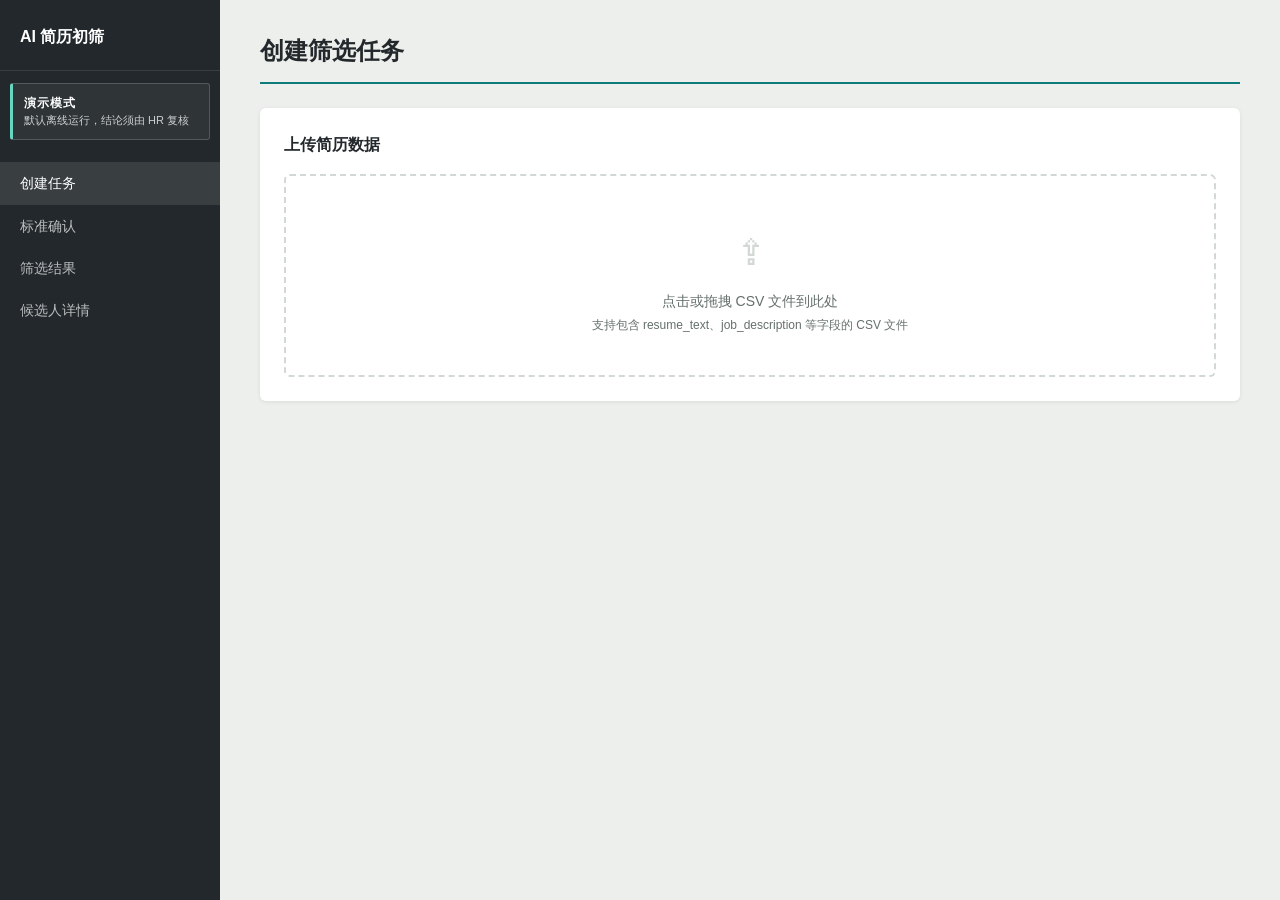
<file: src/frontend/index.html>
<!DOCTYPE html>
<html lang="zh-CN">
<head>
  <meta charset="utf-8">
  <meta name="viewport" content="width=device-width, initial-scale=1">
  <link rel="icon" href="data:image/svg+xml,%3Csvg xmlns='http://www.w3.org/2000/svg' viewBox='0 0 64 64'%3E%3Crect width='64' height='64' rx='10' fill='%231d2b2e'/%3E%3Cpath d='M18 19h28v26H18z' fill='none' stroke='%2367d6c1' stroke-width='4'/%3E%3Cpath d='M24 27h16M24 35h12' stroke='%23fff' stroke-width='3'/%3E%3C/svg%3E">
  <title>AI 简历初筛系统 - 创建任务</title>
  <link rel="stylesheet" href="style.css">
</head>
<body>
<div class="app">
  <div class="sidebar">
    <h2>AI 简历初筛</h2>
    <div class="demo-note"><strong>演示模式</strong><span>默认离线运行，结论须由 HR 复核</span></div>
    <a href="index.html" class="active">创建任务</a>
    <a href="criteria.html">标准确认</a>
    <a href="results.html">筛选结果</a>
    <a href="detail.html">候选人详情</a>
  </div>
  <div class="main">
    <h1 class="page-title">创建筛选任务</h1>

    <div class="card">
      <div class="card-title">上传简历数据</div>
      <div class="upload-area" id="uploadArea">
        <input type="file" id="fileInput" accept=".csv">
        <p style="font-size:36px;color:var(--line);margin-bottom:8px">&#8682;</p>
        <p>点击或拖拽 CSV 文件到此处</p>
        <p style="font-size:12px;margin-top:4px">支持包含 resume_text、job_description 等字段的 CSV 文件</p>
      </div>
    </div>

    <div class="card hidden" id="roleSelectCard">
      <div class="card-title">选择目标岗位</div>
      <p style="font-size:13px;color:var(--muted);margin-bottom:12px">数据集中包含多个岗位，请选择要筛选的岗位类型</p>
      <div class="form-group" style="margin-bottom:0">
        <select id="roleSelect" style="width:100%;padding:10px 12px;border:1px solid var(--line);border-radius:var(--radius);font-size:14px">
        </select>
      </div>
      <div id="roleStats" style="margin-top:12px;font-size:13px;color:var(--muted)"></div>
    </div>

    <div class="card hidden" id="previewCard">
      <div class="card-title">数据预览</div>
      <div id="fileInfo" style="margin-bottom:16px;color:var(--muted);font-size:13px"></div>
      <div style="overflow-x:auto">
        <table id="previewTable">
          <thead></thead>
          <tbody></tbody>
        </table>
      </div>
    </div>

    <div class="card hidden" id="jobInfoCard">
      <div class="card-title">原始岗位信息</div>
      <div style="display:grid;grid-template-columns:1fr 1fr;gap:16px">
        <div class="form-group">
          <label>岗位名称</label>
          <input type="text" id="jobRole" readonly>
        </div>
        <div class="form-group">
          <label>本轮分析数量（1～20）</label>
          <input type="number" id="candidateLimit" value="20" min="1" max="20">
        </div>
        <div class="form-group" style="grid-column:1/-1">
          <label>原始完整 JD</label>
          <textarea id="jobDesc" rows="6" readonly></textarea>
        </div>
      </div>
    </div>

    <div class="hidden" id="actionBar" style="text-align:right;margin-top:16px">
      <button class="btn btn-primary" id="createTaskBtn">创建任务并提取条件</button>
    </div>
  </div>
</div>

<script src="utils.js"></script>
<script src="api.js"></script>
<script src="state.js"></script>
<script src="feedback.js"></script>
<script src="pages/index-page.js"></script>
</body>
</html>
</file>
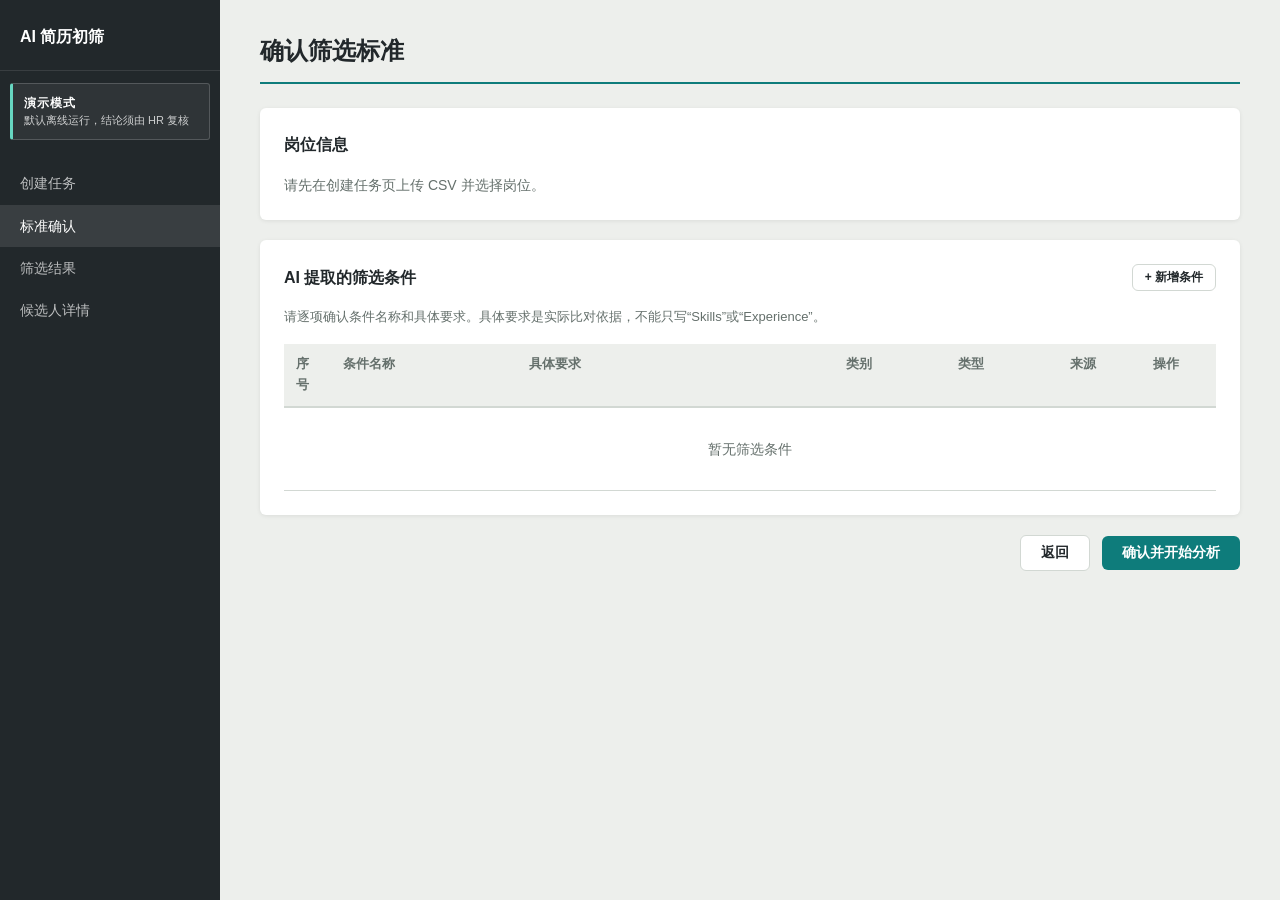
<file: src/frontend/criteria.html>
<!DOCTYPE html>
<html lang="zh-CN">
<head>
  <meta charset="utf-8">
  <meta name="viewport" content="width=device-width, initial-scale=1">
  <link rel="icon" href="data:image/svg+xml,%3Csvg xmlns='http://www.w3.org/2000/svg' viewBox='0 0 64 64'%3E%3Crect width='64' height='64' rx='10' fill='%231d2b2e'/%3E%3Cpath d='M18 19h28v26H18z' fill='none' stroke='%2367d6c1' stroke-width='4'/%3E%3Cpath d='M24 27h16M24 35h12' stroke='%23fff' stroke-width='3'/%3E%3C/svg%3E">
  <title>AI 简历初筛系统 - 标准确认</title>
  <link rel="stylesheet" href="style.css?v=criteria-layout-2">
</head>
<body>
<div class="app">
  <div class="sidebar">
    <h2>AI 简历初筛</h2>
    <div class="demo-note"><strong>演示模式</strong><span>默认离线运行，结论须由 HR 复核</span></div>
    <a href="index.html">创建任务</a>
    <a href="criteria.html" class="active">标准确认</a>
    <a href="results.html">筛选结果</a>
    <a href="detail.html">候选人详情</a>
  </div>
  <div class="main">
    <h1 class="page-title">确认筛选标准</h1>

    <div class="card">
      <div class="card-title">岗位信息</div>
      <div id="jobSummary" style="color:var(--muted);font-size:14px"></div>
    </div>

    <div class="card">
      <div style="display:flex;justify-content:space-between;align-items:center;margin-bottom:16px">
        <div class="card-title" style="margin-bottom:0">AI 提取的筛选条件</div>
        <button class="btn btn-outline btn-sm" id="addConditionBtn">+ 新增条件</button>
      </div>
      <p style="font-size:13px;color:var(--muted);margin-bottom:16px">请逐项确认条件名称和具体要求。具体要求是实际比对依据，不能只写“Skills”或“Experience”。</p>
      <div class="table-scroll">
        <table class="criteria-table">
          <colgroup>
            <col class="criteria-col-index">
            <col class="criteria-col-name">
            <col class="criteria-col-requirement">
            <col class="criteria-col-category">
            <col class="criteria-col-type">
            <col class="criteria-col-source">
            <col class="criteria-col-action">
          </colgroup>
          <thead>
            <tr>
              <th>序号</th>
              <th>条件名称</th>
              <th>具体要求</th>
              <th>类别</th>
              <th>类型</th>
              <th>来源</th>
              <th>操作</th>
            </tr>
          </thead>
          <tbody id="criteriaBody"></tbody>
        </table>
      </div>
    </div>

    <div class="card hidden" id="analysisStatusCard">
      <div class="card-title">分析引擎处理进度</div>
      <div id="analysisStatusText" style="font-size:14px;color:var(--muted);margin-bottom:10px"></div>
      <div id="analysisFailures" class="hidden" style="color:var(--danger);font-size:13px;margin-bottom:10px"></div>
      <div style="height:8px;background:#eee;border-radius:4px;overflow:hidden">
        <div id="analysisProgressBar" style="width:0;height:100%;background:var(--primary);transition:width .25s"></div>
      </div>
    </div>

    <div style="text-align:right;margin-top:16px">
      <button class="btn btn-outline" id="backToHomeBtn">返回</button>
      <button class="btn btn-primary" id="confirmBtn">确认并开始分析</button>
    </div>
  </div>
</div>

<script src="utils.js"></script>
<script src="api.js"></script>
<script src="state.js"></script>
<script src="feedback.js"></script>
<script src="pages/criteria-page.js?v=criteria-layout-2"></script>
</body>
</html>
</file>
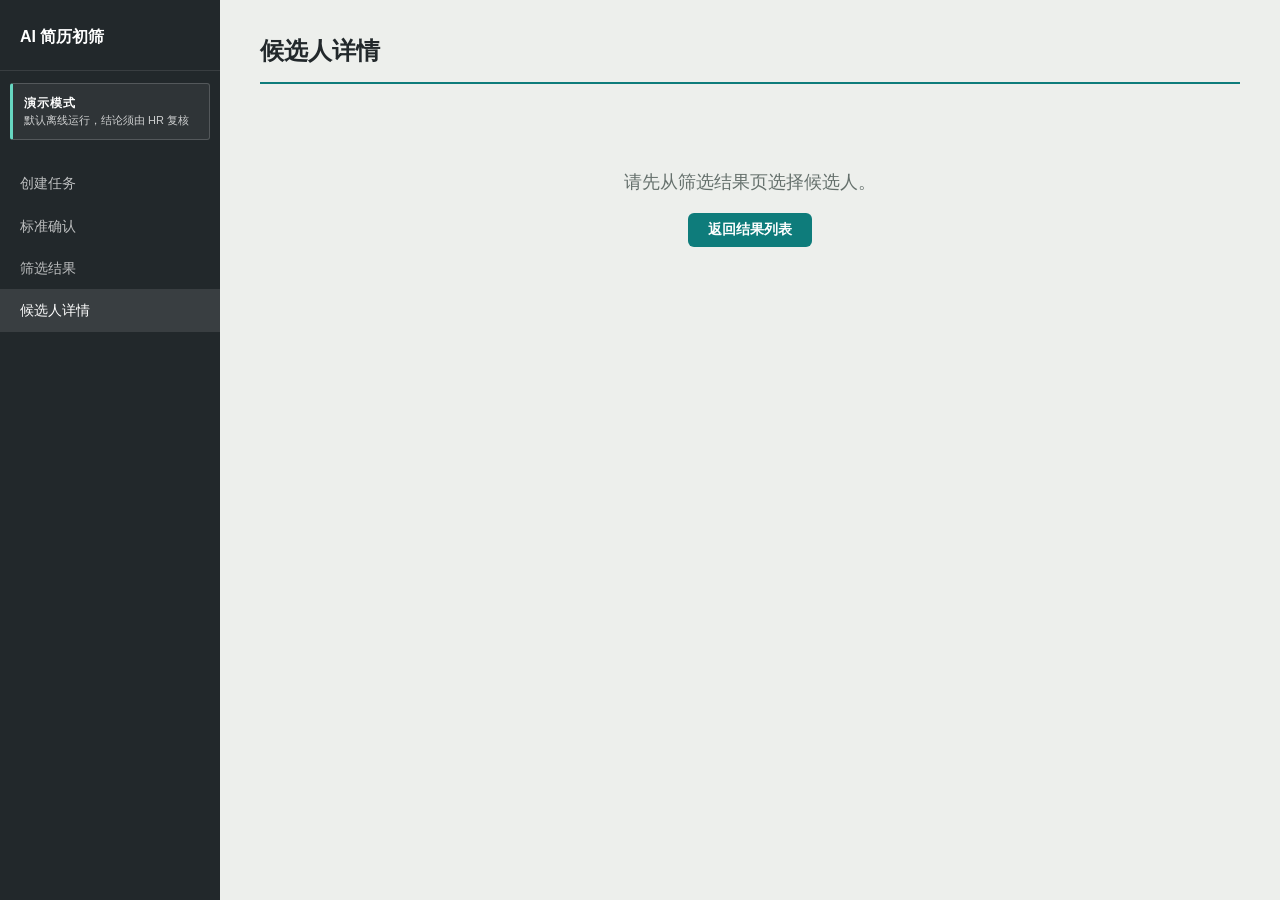
<file: src/frontend/detail.html>
<!DOCTYPE html>
<html lang="zh-CN">
<head>
  <meta charset="utf-8">
  <meta name="viewport" content="width=device-width, initial-scale=1">
  <link rel="icon" href="data:image/svg+xml,%3Csvg xmlns='http://www.w3.org/2000/svg' viewBox='0 0 64 64'%3E%3Crect width='64' height='64' rx='10' fill='%231d2b2e'/%3E%3Cpath d='M18 19h28v26H18z' fill='none' stroke='%2367d6c1' stroke-width='4'/%3E%3Cpath d='M24 27h16M24 35h12' stroke='%23fff' stroke-width='3'/%3E%3C/svg%3E">
  <title>AI 简历初筛系统 - 候选人详情</title>
  <link rel="stylesheet" href="style.css">
</head>
<body>
<div class="app">
  <div class="sidebar">
    <h2>AI 简历初筛</h2>
    <div class="demo-note"><strong>演示模式</strong><span>默认离线运行，结论须由 HR 复核</span></div>
    <a href="index.html">创建任务</a>
    <a href="criteria.html">标准确认</a>
    <a href="results.html">筛选结果</a>
    <a href="detail.html" class="active">候选人详情</a>
  </div>
  <div class="main">
    <h1 class="page-title">候选人详情</h1>

    <div id="loadingData" style="text-align:center;padding:60px;color:var(--muted)">正在从后端读取候选人详情...</div>

    <div id="noData" class="hidden" style="text-align:center;padding:60px;color:var(--muted)">
      <p id="noDataMessage" style="font-size:18px;margin-bottom:16px">未找到候选人数据</p>
      <button class="btn btn-primary" id="backToResultsFromEmptyBtn">返回结果列表</button>
    </div>

    <div id="candidateContent" class="hidden">
      <!-- 基本信息 -->
      <div class="card">
        <div class="card-title">基本信息</div>
        <div style="display:grid;grid-template-columns:1fr 1fr 1fr;gap:16px">
          <div>
            <label>候选人 ID</label>
            <div id="candId" style="font-size:18px;font-weight:700;color:var(--primary)"></div>
          </div>
          <div>
            <label>AI 建议</label>
            <div id="candAiLayer"></div>
          </div>
          <div>
            <label>HR 最终结果</label>
            <div id="candLayer"></div>
          </div>
          <div>
            <label>语义匹配分</label>
            <div id="candMatchScore"></div>
          </div>
          <div>
            <label>证据置信度</label>
            <div id="candEvidenceConfidence"></div>
          </div>
        </div>
      </div>

      <!-- AI 逐项分析 -->
      <div class="card">
        <div class="card-title">AI 逐项分析</div>
        <table>
          <thead>
            <tr>
              <th>筛选条件</th>
              <th style="width:100px">匹配状态</th>
              <th>语义关系 / 原文证据</th>
              <th style="width:90px">证据类型</th>
              <th style="width:110px">匹配分</th>
              <th style="width:110px">证据置信度</th>
            </tr>
          </thead>
          <tbody id="analysisBody"></tbody>
        </table>
      </div>

      <!-- 不确定点与风险 -->
      <div class="card" id="uncertaintyCard">
        <div class="card-title">不确定点与风险</div>
        <div id="uncertainties"></div>
        <div id="risks" style="margin-top:12px"></div>
      </div>

      <!-- HR 复核记录 -->
      <div class="card hidden" id="reviewRecordCard">
        <div class="card-title">HR 复核记录</div>
        <div style="display:grid;grid-template-columns:1fr 1fr;gap:16px">
          <div>
            <label>最终结果</label>
            <div id="reviewFinalLayer"></div>
          </div>
          <div>
            <label>提交时间</label>
            <div id="reviewTimestamp" style="font-size:14px;color:var(--muted)"></div>
          </div>
          <div style="grid-column:1/-1">
            <label>具体理由</label>
            <div id="reviewReasonDisplay" class="evidence-block" style="margin-top:0;white-space:pre-wrap"></div>
          </div>
        </div>
      </div>

      <!-- 证据账本：展示数据、AI 与人工决定的责任链 -->
      <section class="card audit-ledger" id="auditCard" aria-labelledby="auditTitle">
        <div class="audit-ledger-heading">
          <div>
            <div class="audit-kicker">证据账本</div>
            <h2 class="card-title" id="auditTitle">这条建议是怎样形成的</h2>
          </div>
          <span class="audit-seal">原始记录不覆盖</span>
        </div>
        <p class="audit-intro">按发生顺序展示候选人数据进入系统、AI 建议生成以及 HR 最终复核。每一步都保留时间和来源。</p>
        <div id="auditStatus" class="audit-status" role="status">正在读取审计记录...</div>
        <ol id="auditTimeline" class="audit-timeline hidden"></ol>
      </section>

      <!-- 简历原文 -->
      <div class="card">
        <div class="card-title">简历原文</div>
        <div class="evidence-block" id="resumeText"></div>
      </div>

      <!-- HR 复核 -->
      <div class="card" style="border:2px solid var(--primary)">
        <div class="card-title">HR 复核</div>
        <div class="form-group">
          <label>复核决定</label>
          <div class="radio-group">
            <label><input type="radio" name="decision" value="adopt" checked> 采纳 AI 建议</label>
            <label><input type="radio" name="decision" value="override"> 推翻 AI 建议</label>
          </div>
        </div>
        <div class="form-group hidden" id="newLayerGroup">
          <label>推翻后分层</label>
          <select id="newLayer" style="border:1px solid var(--line);border-radius:4px;padding:8px 12px;font-size:14px">
            <option value="recommend">推荐</option>
            <option value="pending">待定</option>
            <option value="reject">不推荐</option>
          </select>
        </div>
        <div class="form-group">
          <label id="reviewReasonLabel">复核理由（选填）</label>
          <textarea id="reviewReason" rows="3" placeholder="可填写采纳 AI 建议的原因"></textarea>
        </div>
        <div style="text-align:right">
          <button class="btn btn-outline" id="backToResultsBtn">返回列表</button>
          <button class="btn btn-primary" id="submitReviewBtn">提交复核</button>
        </div>
      </div>
    </div>
  </div>
</div>

<script src="utils.js"></script>
<script src="api.js"></script>
<script src="state.js"></script>
<script src="feedback.js"></script>
<script src="pages/detail-page.js?v=review-ui-2"></script>
</body>
</html>
</file>
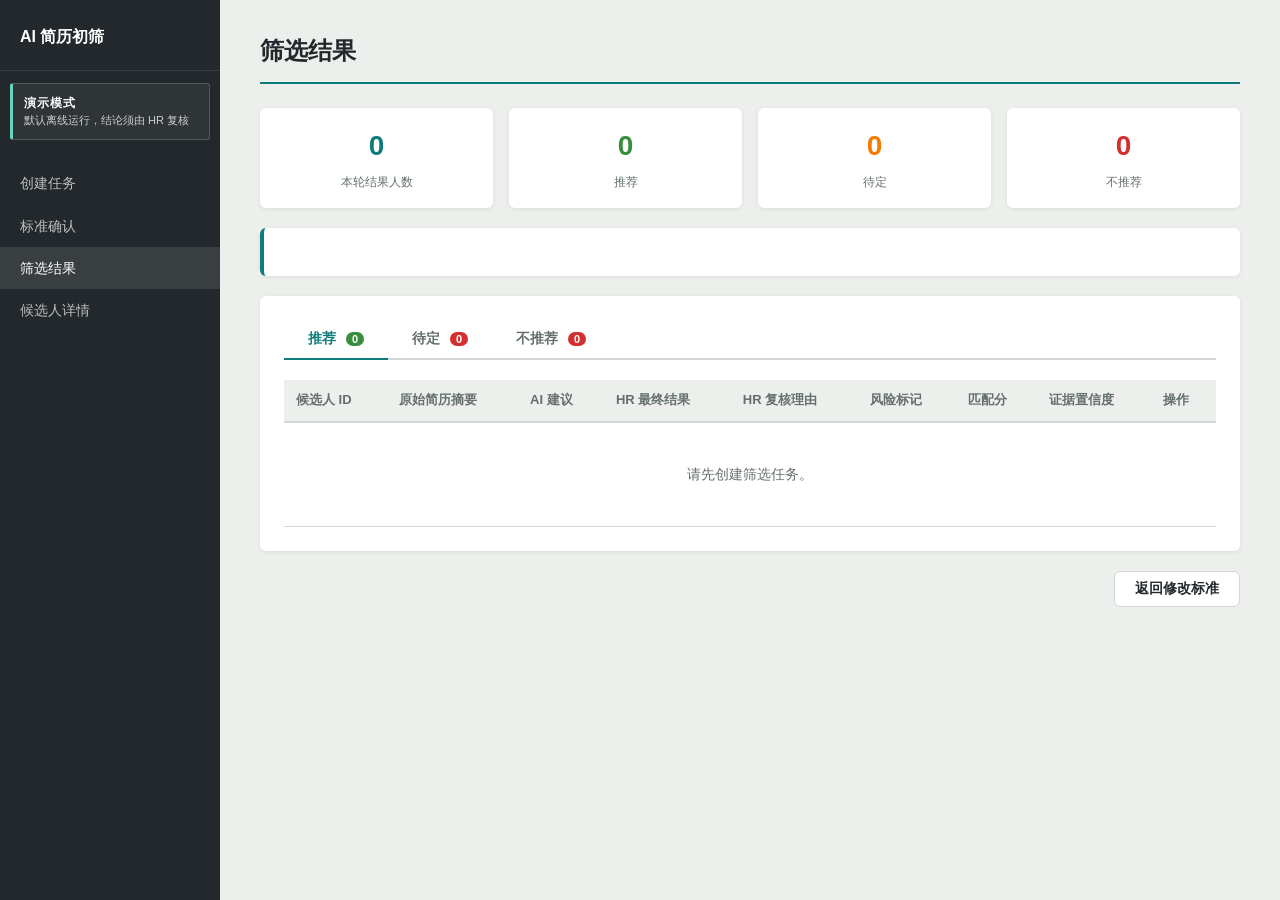
<file: src/frontend/results.html>
<!DOCTYPE html>
<html lang="zh-CN">
<head>
  <meta charset="utf-8">
  <meta name="viewport" content="width=device-width, initial-scale=1">
  <link rel="icon" href="data:image/svg+xml,%3Csvg xmlns='http://www.w3.org/2000/svg' viewBox='0 0 64 64'%3E%3Crect width='64' height='64' rx='10' fill='%231d2b2e'/%3E%3Cpath d='M18 19h28v26H18z' fill='none' stroke='%2367d6c1' stroke-width='4'/%3E%3Cpath d='M24 27h16M24 35h12' stroke='%23fff' stroke-width='3'/%3E%3C/svg%3E">
  <title>AI 简历初筛系统 - 筛选结果</title>
  <link rel="stylesheet" href="style.css">
</head>
<body>
<div class="app">
  <div class="sidebar">
    <h2>AI 简历初筛</h2>
    <div class="demo-note"><strong>演示模式</strong><span>默认离线运行，结论须由 HR 复核</span></div>
    <a href="index.html">创建任务</a>
    <a href="criteria.html">标准确认</a>
    <a href="results.html" class="active">筛选结果</a>
    <a href="detail.html">候选人详情</a>
  </div>
  <div class="main">
    <h1 class="page-title">筛选结果</h1>

    <div class="status-bar">
      <div class="status-item">
        <div class="number" id="totalNum">0</div>
        <div class="label">本轮结果人数</div>
      </div>
      <div class="status-item">
        <div class="number" style="color:var(--success)" id="recommendNum">0</div>
        <div class="label">推荐</div>
      </div>
      <div class="status-item">
        <div class="number" style="color:var(--warning)" id="pendingNum">0</div>
        <div class="label">待定</div>
      </div>
      <div class="status-item">
        <div class="number" style="color:var(--danger)" id="rejectNum">0</div>
        <div class="label">不推荐</div>
      </div>
    </div>

    <div class="card" id="limitNotice" style="border-left:4px solid var(--primary)"></div>
    <div class="card hidden" id="failureNotice" style="border-left:4px solid var(--danger);color:var(--danger)"></div>

    <div class="card">
      <div class="tabs">
        <button class="tab active" data-tab="recommend">
          推荐 <span class="badge" style="background:var(--success)" id="recommendBadge">0</span>
        </button>
        <button class="tab" data-tab="pending">
          待定 <span class="badge" id="pendingBadge">0</span>
        </button>
        <button class="tab" data-tab="reject">
          不推荐 <span class="badge" style="background:var(--danger)" id="rejectBadge">0</span>
        </button>
      </div>

      <table>
        <thead>
          <tr>
            <th>候选人 ID</th>
            <th>原始简历摘要</th>
            <th>AI 建议</th>
            <th>HR 最终结果</th>
            <th>HR 复核理由</th>
            <th>风险标记</th>
            <th>匹配分</th>
            <th>证据置信度</th>
            <th>操作</th>
          </tr>
        </thead>
        <tbody id="resultsBody"></tbody>
      </table>
    </div>

    <div style="text-align:right;margin-top:16px">
      <button class="btn btn-outline" id="backToCriteriaBtn">返回修改标准</button>
    </div>
  </div>
</div>

<script src="utils.js"></script>
<script src="api.js"></script>
<script src="state.js"></script>
<script src="feedback.js"></script>
<script src="pages/results-page.js"></script>
</body>
</html>
</file>
<file: src/frontend/style.css>
* {
  box-sizing: border-box;
  margin: 0;
  padding: 0;
}

:root {
  --primary: #0E7C7B;
  --primary-light: #e6f3f3;
  --danger: #d32f2f;
  --danger-light: #fdecea;
  --warning: #f57c00;
  --warning-light: #fff3e0;
  --success: #388e3c;
  --success-light: #e8f5e9;
  --ink: #22282B;
  --muted: #65706C;
  --line: #D2D8D3;
  --bg: #EDEFEC;
  --white: #fff;
  --radius: 6px;
  --shadow: 0 1px 4px rgba(0,0,0,0.08);
}

body {
  font-family: "PingFang SC", "Hiragino Sans GB", "Microsoft YaHei", sans-serif;
  background: var(--bg);
  color: var(--ink);
  line-height: 1.6;
  font-size: 14px;
}

/* Layout */
.app {
  display: flex;
  min-height: 100vh;
}

.sidebar {
  width: 220px;
  background: var(--ink);
  color: var(--white);
  padding: 24px 0;
  flex-shrink: 0;
}

.sidebar h2 {
  font-size: 16px;
  padding: 0 20px 20px;
  border-bottom: 1px solid rgba(255,255,255,0.1);
  margin-bottom: 12px;
}

.sidebar a {
  display: block;
  padding: 10px 20px;
  color: rgba(255,255,255,0.7);
  text-decoration: none;
  font-size: 14px;
  transition: all 0.2s;
}

.sidebar a:hover,
.sidebar a.active {
  background: rgba(255,255,255,0.1);
  color: var(--white);
}

.main {
  flex: 1;
  padding: 32px 40px;
  max-width: 1100px;
}

/* Page title */
.page-title {
  font-size: 24px;
  font-weight: 700;
  margin-bottom: 24px;
  padding-bottom: 12px;
  border-bottom: 2px solid var(--primary);
}

/* Card */
.card {
  background: var(--white);
  border-radius: var(--radius);
  box-shadow: var(--shadow);
  padding: 24px;
  margin-bottom: 20px;
}

.card-title {
  font-size: 16px;
  font-weight: 700;
  margin-bottom: 16px;
  color: var(--ink);
}

.demo-note {
  margin: 0 10px 22px;
  padding: 10px 11px;
  border: 1px solid rgba(255, 255, 255, 0.18);
  border-left: 3px solid #67d6c1;
  border-radius: 3px;
  background: rgba(255, 255, 255, 0.06);
  color: rgba(255, 255, 255, 0.76);
  font-size: 11px;
  line-height: 1.55;
}

.demo-note strong,
.demo-note span {
  display: block;
}

.demo-note strong {
  color: #ffffff;
  font-size: 12px;
  letter-spacing: 0.08em;
}

/* Evidence ledger: a restrained chain-of-custody view rather than another dashboard card. */
.audit-ledger {
  --ledger-paper: #f7f8f4;
  --ledger-line: #b8c7bf;
  position: relative;
  overflow: hidden;
  border: 1px solid #b9c9c2;
  background:
    linear-gradient(90deg, rgba(14, 124, 123, 0.07) 1px, transparent 1px) 28px 0 / 28px 100%,
    var(--ledger-paper);
  box-shadow: 0 8px 24px rgba(34, 40, 43, 0.08);
}

.audit-ledger::before {
  content: "";
  position: absolute;
  inset: 0 auto 0 0;
  width: 5px;
  background: linear-gradient(180deg, var(--primary), #254b45);
}

.audit-ledger-heading {
  display: flex;
  align-items: flex-start;
  justify-content: space-between;
  gap: 20px;
  margin-bottom: 8px;
}

.audit-ledger-heading .card-title {
  margin: 2px 0 0;
  font-family: "Microsoft YaHei", "PingFang SC", sans-serif;
  font-size: 20px;
}

.audit-kicker {
  color: var(--primary);
  font: 700 11px/1.2 Consolas, "Courier New", monospace;
  letter-spacing: 0.18em;
}

.audit-seal {
  flex-shrink: 0;
  border: 1px solid var(--primary);
  border-radius: 999px;
  padding: 5px 10px;
  color: var(--primary);
  background: rgba(255, 255, 255, 0.7);
  font-size: 12px;
  font-weight: 700;
}

.audit-intro,
.audit-status {
  color: var(--muted);
  font-size: 13px;
}

.audit-status {
  margin-top: 14px;
}

.audit-timeline {
  position: relative;
  margin: 20px 0 0 5px;
  padding: 0 0 0 27px;
  list-style: none;
}

.audit-timeline::before {
  content: "";
  position: absolute;
  top: 8px;
  bottom: 18px;
  left: 6px;
  width: 2px;
  background: var(--ledger-line);
}

.audit-event {
  position: relative;
  padding: 0 0 22px 8px;
}

.audit-event::before {
  content: "";
  position: absolute;
  top: 5px;
  left: -27px;
  width: 13px;
  height: 13px;
  border: 3px solid var(--ledger-paper);
  border-radius: 50%;
  background: var(--primary);
  box-shadow: 0 0 0 1px var(--primary);
}

.audit-event-human::before {
  background: #254b45;
  box-shadow: 0 0 0 1px #254b45;
}

.audit-event-warning::before {
  background: var(--danger);
  box-shadow: 0 0 0 1px var(--danger);
}

.audit-event-meta {
  display: flex;
  justify-content: space-between;
  gap: 12px;
  margin-bottom: 4px;
}

.audit-event-source {
  font-weight: 700;
}

.audit-event time,
.audit-event code {
  color: var(--muted);
  font: 12px/1.4 Consolas, "Courier New", monospace;
}

.audit-event p {
  margin-bottom: 5px;
}

@media (max-width: 720px) {
  .audit-ledger-heading,
  .audit-event-meta {
    flex-direction: column;
  }

  .audit-seal {
    align-self: flex-start;
  }
}

/* Table */
table {
  width: 100%;
  border-collapse: collapse;
}

th {
  text-align: left;
  padding: 10px 12px;
  background: var(--bg);
  font-weight: 700;
  font-size: 13px;
  color: var(--muted);
  border-bottom: 2px solid var(--line);
}

td {
  padding: 10px 12px;
  border-bottom: 1px solid var(--line);
  font-size: 14px;
}

tr:hover {
  background: var(--primary-light);
  cursor: pointer;
}

.table-scroll {
  width: 100%;
  overflow-x: auto;
}

.criteria-table {
  min-width: 920px;
  table-layout: fixed;
}

.criteria-table .criteria-col-index { width: 5%; }
.criteria-table .criteria-col-name { width: 20%; }
.criteria-table .criteria-col-requirement { width: 34%; }
.criteria-table .criteria-col-category { width: 12%; }
.criteria-table .criteria-col-type { width: 12%; }
.criteria-table .criteria-col-source { width: 9%; }
.criteria-table .criteria-col-action { width: 8%; }

.criteria-table th,
.criteria-table td {
  vertical-align: top;
}

.criteria-table-control {
  box-sizing: border-box;
  width: 100%;
  min-width: 0;
  border: 1px solid var(--line);
  border-radius: 4px;
  padding: 6px 8px;
  font: inherit;
  line-height: 1.5;
}

.criteria-table textarea.criteria-table-control {
  min-height: 58px;
  overflow-wrap: anywhere;
  white-space: pre-wrap;
}

.criteria-source {
  color: var(--muted);
  font-size: 13px;
  overflow-wrap: anywhere;
  white-space: normal;
}

/* Buttons */
.btn {
  display: inline-block;
  padding: 8px 20px;
  border: none;
  border-radius: var(--radius);
  font-size: 14px;
  font-weight: 600;
  cursor: pointer;
  transition: all 0.2s;
  text-decoration: none;
}

.btn-primary {
  background: var(--primary);
  color: var(--white);
}

.btn-primary:hover {
  background: #0A5B5A;
}

.btn-danger {
  background: var(--danger);
  color: var(--white);
}

.btn-danger:hover {
  background: #b71c1c;
}

.btn-outline {
  background: var(--white);
  color: var(--ink);
  border: 1px solid var(--line);
}

.btn-outline:hover {
  border-color: var(--primary);
  color: var(--primary);
}

.btn-sm {
  padding: 4px 12px;
  font-size: 12px;
}

.btn + .btn {
  margin-left: 8px;
}

/* Tabs */
.tabs {
  display: flex;
  border-bottom: 2px solid var(--line);
  margin-bottom: 20px;
}

.tab {
  padding: 10px 24px;
  cursor: pointer;
  font-size: 14px;
  font-weight: 600;
  color: var(--muted);
  border-bottom: 2px solid transparent;
  margin-bottom: -2px;
  transition: all 0.2s;
  background: none;
  border-top: none;
  border-left: none;
  border-right: none;
}

.tab:hover {
  color: var(--primary);
}

.tab.active {
  color: var(--primary);
  border-bottom-color: var(--primary);
}

.tab .badge {
  display: inline-block;
  background: var(--danger);
  color: var(--white);
  font-size: 11px;
  padding: 1px 6px;
  border-radius: 10px;
  margin-left: 6px;
}

/* Tags / Labels */
.tag {
  display: inline-block;
  padding: 2px 10px;
  border-radius: 12px;
  font-size: 12px;
  font-weight: 600;
}

.tag-recommend {
  background: var(--success-light);
  color: var(--success);
}

.tag-pending {
  background: var(--warning-light);
  color: var(--warning);
}

.tag-reject {
  background: var(--danger-light);
  color: var(--danger);
}

.tag-match {
  background: var(--success-light);
  color: var(--success);
}

.tag-mismatch {
  background: var(--danger-light);
  color: var(--danger);
}

.tag-unknown {
  background: #f5f5f5;
  color: #757575;
}

.tag-inferred {
  background: var(--warning-light);
  color: var(--warning);
}

/* Upload area */
.upload-area {
  border: 2px dashed var(--line);
  border-radius: var(--radius);
  padding: 40px;
  text-align: center;
  cursor: pointer;
  transition: all 0.2s;
}

.upload-area:hover {
  border-color: var(--primary);
  background: var(--primary-light);
}

.upload-area input[type="file"] {
  display: none;
}

.upload-area p {
  color: var(--muted);
  margin-top: 8px;
}

/* Forms */
textarea, input[type="text"] {
  width: 100%;
  padding: 10px 12px;
  border: 1px solid var(--line);
  border-radius: var(--radius);
  font-size: 14px;
  font-family: inherit;
  resize: vertical;
}

textarea:focus, input[type="text"]:focus {
  outline: none;
  border-color: var(--primary);
  box-shadow: 0 0 0 2px var(--primary-light);
}

label {
  display: block;
  font-weight: 600;
  margin-bottom: 6px;
  font-size: 13px;
  color: var(--muted);
}

.form-group {
  margin-bottom: 16px;
}

/* Evidence block */
.evidence-block {
  background: #f9f9f9;
  border-left: 3px solid var(--primary);
  padding: 12px 16px;
  margin: 8px 0;
  font-size: 13px;
  line-height: 1.8;
  color: #444;
}

.evidence-block mark {
  background: #fff3cd;
  padding: 1px 2px;
  border-radius: 2px;
}

/* Status bar */
.status-bar {
  display: flex;
  gap: 16px;
  margin-bottom: 20px;
}

.status-item {
  background: var(--white);
  border-radius: var(--radius);
  box-shadow: var(--shadow);
  padding: 16px 24px;
  flex: 1;
  text-align: center;
}

.status-item .number {
  font-size: 28px;
  font-weight: 700;
  color: var(--primary);
}

.status-item .label {
  font-size: 12px;
  color: var(--muted);
  margin-top: 4px;
}

/* Radio group */
.radio-group {
  display: flex;
  gap: 16px;
  margin-bottom: 12px;
}

.radio-group label {
  display: flex;
  align-items: center;
  gap: 6px;
  font-weight: 400;
  cursor: pointer;
}

.radio-group input[type="radio"] {
  accent-color: var(--primary);
}

/* Hidden */
.hidden {
  display: none;
}

/* Loading */
.loading {
  text-align: center;
  padding: 40px;
  color: var(--muted);
}

/* Toast */
.toast {
  position: fixed;
  top: 20px;
  right: 20px;
  background: var(--ink);
  color: var(--white);
  padding: 12px 24px;
  border-radius: var(--radius);
  font-size: 14px;
  z-index: 1000;
  animation: fadeIn 0.3s;
}

@keyframes fadeIn {
  from { opacity: 0; transform: translateY(-10px); }
  to { opacity: 1; transform: translateY(0); }
}
</file>
